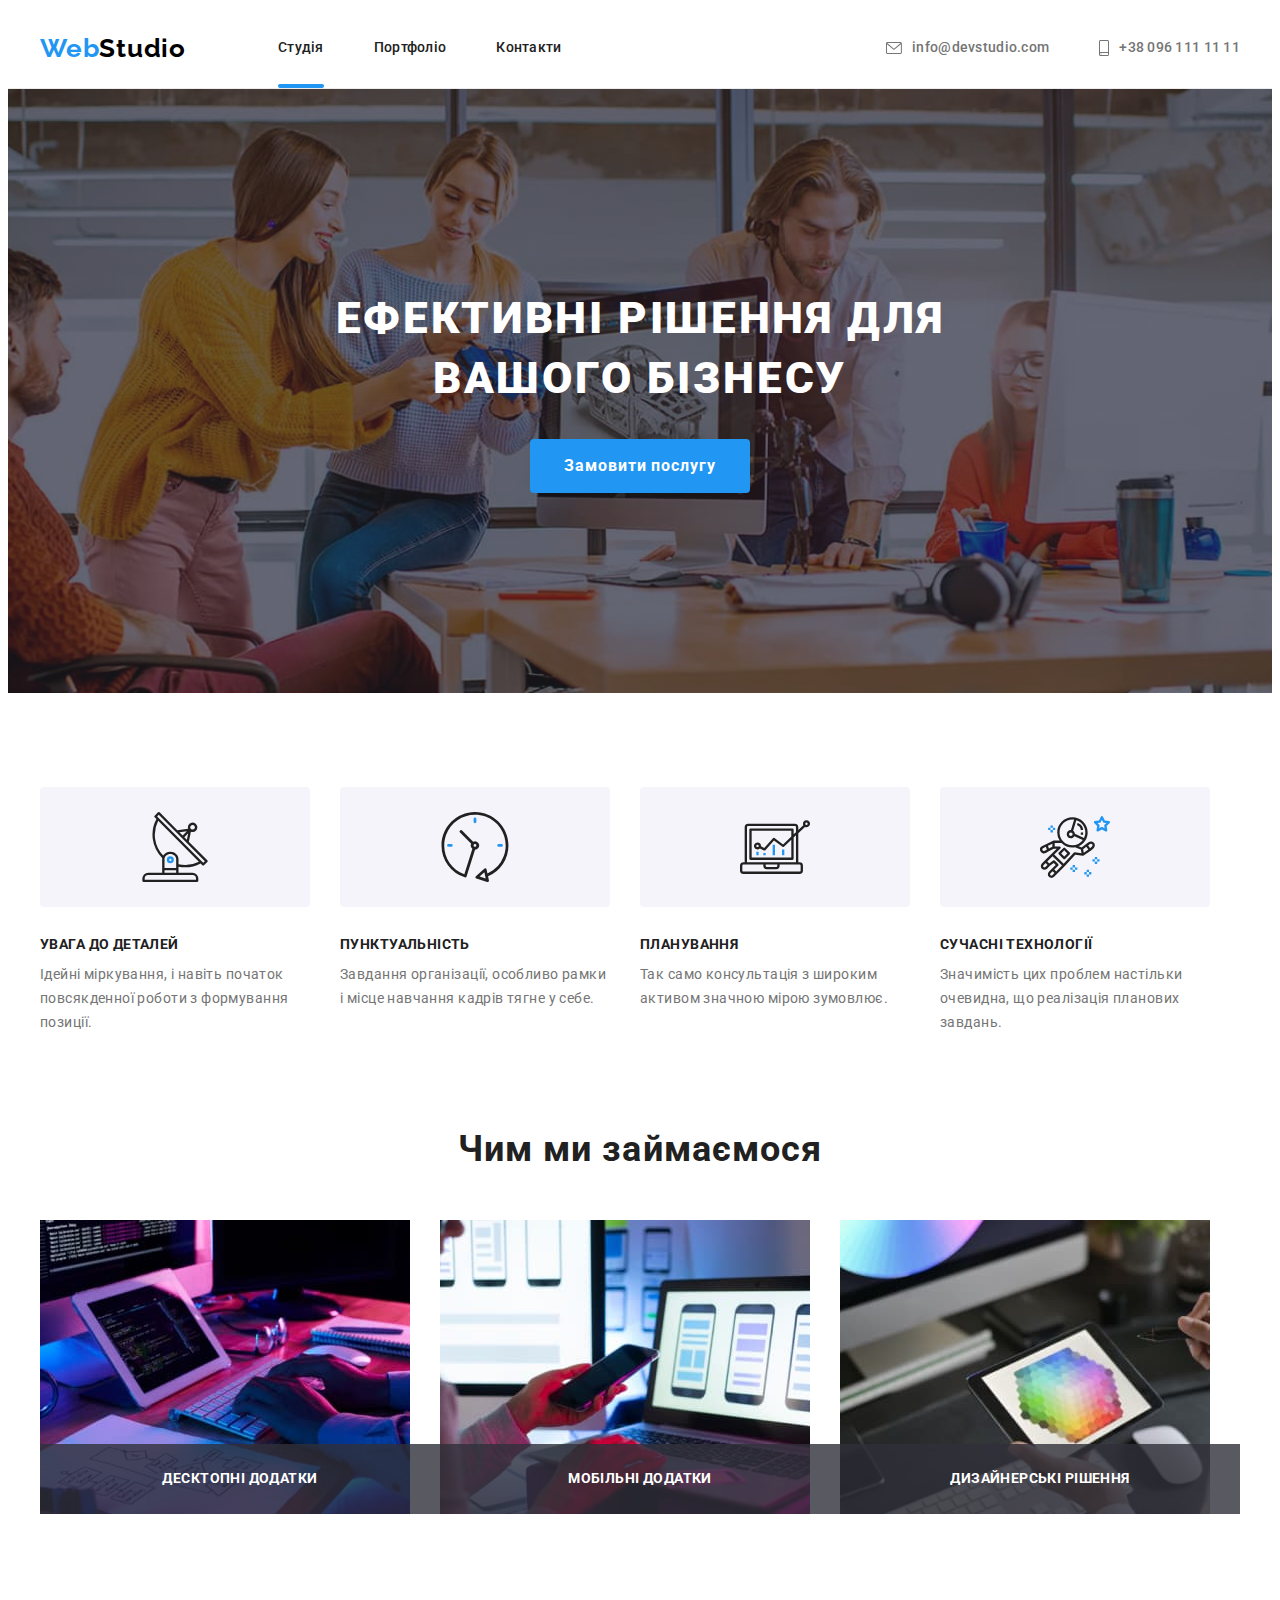
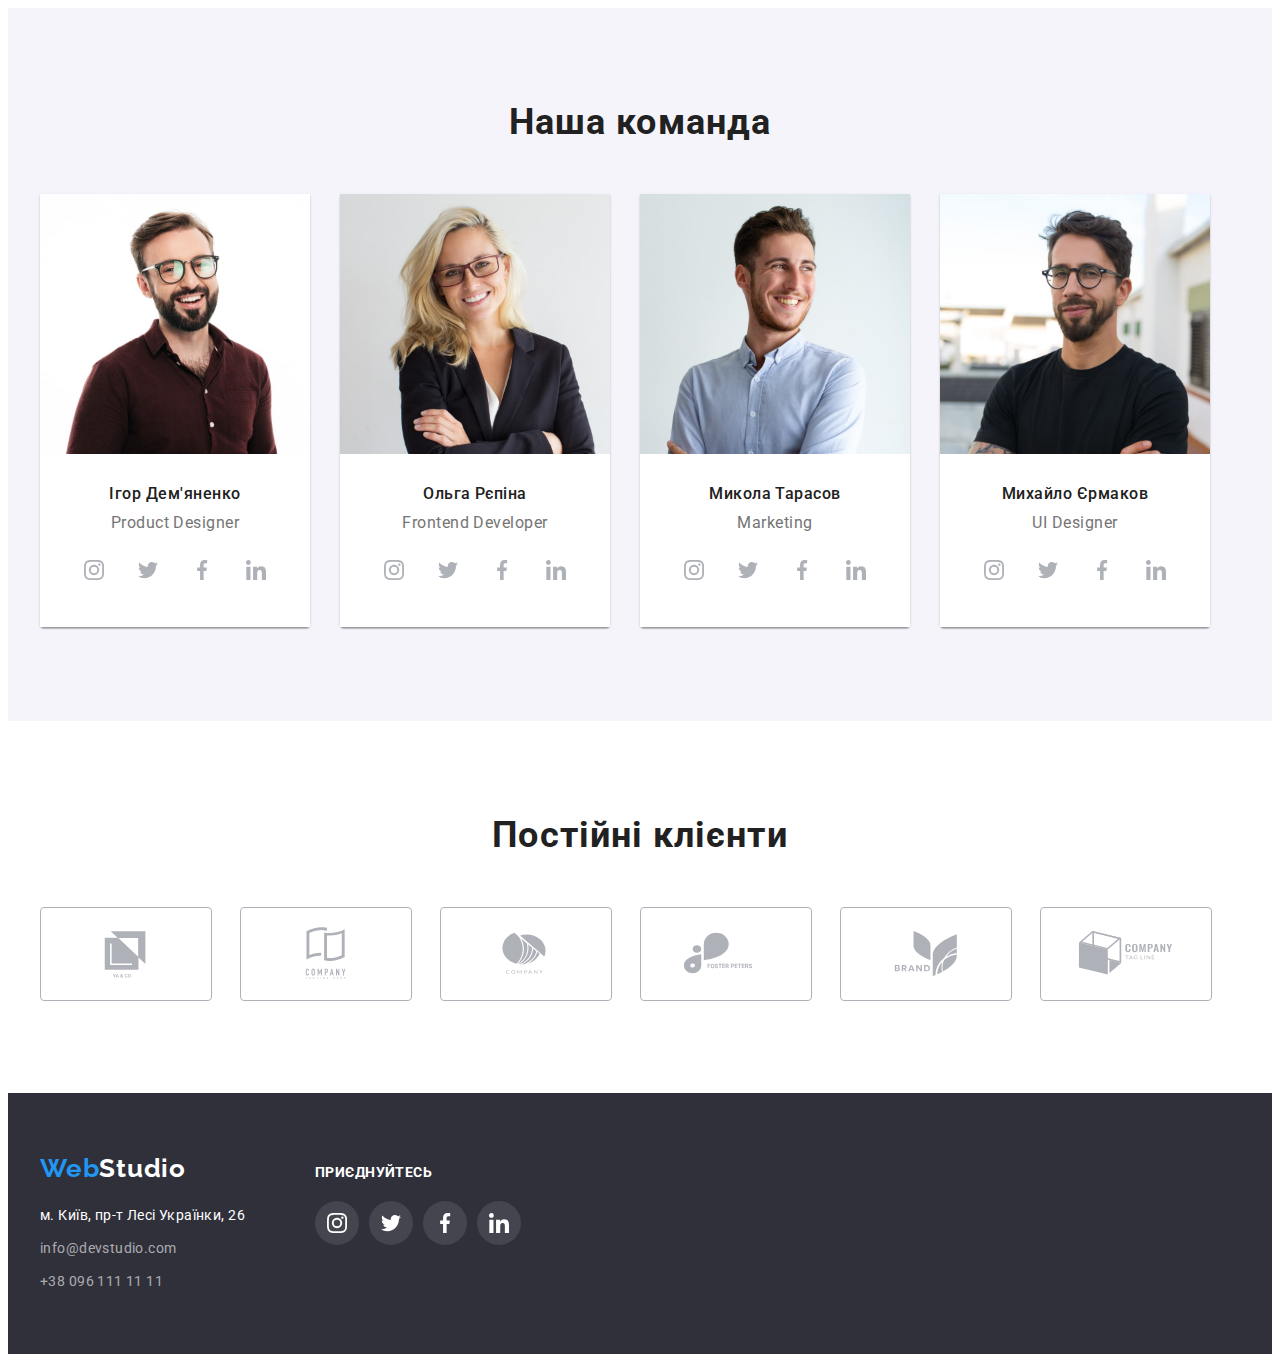
<file: index.html>
<!DOCTYPE html>
<html lang="uk">
  <head>
    <meta charset="UTF-8" />
    <meta http-equiv="X-UA-Compatible" content="IE=edge" />
    <meta name="viewport" content="width=device-width, initial-scale=1.0" />
    <title>Студія</title>
    <link rel="preconnect" href="https://fonts.googleapis.com" />
    <link rel="preconnect" href="https://fonts.gstatic.com" crossorigin />
    <link
      href="https://fonts.googleapis.com/css2?family=Raleway:wght@700&family=Roboto:wght@400;500;700;900&display=swap"
      rel="stylesheet"
    />
    <link
      rel="stylesheet"
      href="https://cdnjs.cloudflare.com/ajax/libs/modern-normalize/1.1.0/modern-normalize.min.css"
      integrity="sha512-wpPYUAdjBVSE4KJnH1VR1HeZfpl1ub8YT/NKx4PuQ5NmX2tKuGu6U/JRp5y+Y8XG2tV+wKQpNHVUX03MfMFn9Q=="
      crossorigin="anonymous"
      referrerpolicy="no-referrer"
    />
    <link rel="stylesheet" href="./css/styles.css" />
  </head>
  <body>
    <!-- HEADER -->
    <header class="page-header">
      <div class="container">
        <a class="logo-link no-decor" href="./index.html" lang="en"
          >Web<span class="logo-header">Studio</span></a
        >
        <nav>
          <ul class="nav-links list">
            <li>
              <a
                class="link-item event-link no-decor current"
                href="./index.html"
                >Студія</a
              >
            </li>
            <li>
              <a class="link-item event-link no-decor" href="./portfolio.html"
                >Портфоліо</a
              >
            </li>
            <li>
              <a class="link-item event-link no-decor" href="#">Контакти</a>
            </li>
          </ul>
        </nav>
        <ul class="nav-contacts list">
          <li>
            <a
              class="link-contact event-link no-decor"
              href="mailto:info@devstudio.com"
              lang="en"
            >
              <svg class="icon-nav" width="16px" height="12px">
                <use href="./images/icons.svg#icon-envelope"></use>
              </svg>
              info@devstudio.com</a
            >
          </li>
          <li>
            <a
              class="link-contact event-link no-decor"
              href="tel:+380961111111"
            >
              <svg class="icon-nav" width="10px" height="16px">
                <use href="./images/icons.svg#icon-smartphone"></use>
              </svg>
              +38 096 111 11 11</a
            >
          </li>
        </ul>
      </div>
    </header>
    <!-- MAIN CONTENT -->
    <main>
      <section class="hero">
        <div class="container">
          <h1 class="hero-titel">Ефективні рішення для вашого бізнесу</h1>
          <button class="hero-btn" type="button" data-modal-open>
            Замовити послугу
          </button>
        </div>
      </section>
      <section class="skills section">
        <div class="container">
          <h2 class="visually-hidden">Особливості</h2>
          <ul class="skills-list list">
            <li>
              <div class="icon-skill-comtent">
                <svg class="icon-skill" width="70px" height="70px">
                  <use href="./images/icons.svg#icon-antenna"></use>
                </svg>
              </div>
              <h3 class="skill-list-header">Увага до деталей</h3>
              <p class="skill-list-text">
                Ідейні міркування, і навіть початок повсякденної роботи з
                формування позиції.
              </p>
            </li>
            <li>
              <div class="icon-skill-comtent">
                <svg class="icon-skill" width="70px" height="70px">
                  <use href="./images/icons.svg#icon-clock"></use>
                </svg>
              </div>
              <h3 class="skill-list-header">Пунктуальність</h3>
              <p class="skill-list-text">
                Завдання організації, особливо рамки і місце навчання кадрів
                тягне у себе.
              </p>
            </li>
            <li>
              <div class="icon-skill-comtent">
                <svg class="icon-skill" width="70px" height="70px">
                  <use href="./images/icons.svg#icon-diagram"></use>
                </svg>
              </div>
              <h3 class="skill-list-header">Планування</h3>
              <p class="skill-list-text">
                Так само консультація з широким активом значною мірою зумовлює.
              </p>
            </li>
            <li>
              <div class="icon-skill-comtent">
                <svg class="icon-skill" width="70px" height="70px">
                  <use href="./images/icons.svg#icon-astronaut"></use>
                </svg>
              </div>
              <h3 class="skill-list-header">Сучасні технології</h3>
              <p class="skill-list-text">
                Значимість цих проблем настільки очевидна, що реалізація
                планових завдань.
              </p>
            </li>
          </ul>
        </div>
      </section>
      <section class="about section">
        <div class="container">
          <h2 class="about-header">Чим ми займаємося</h2>
          <ul class="about-list list">
            <li class="about-item">
              <img
                class="about-image photo-no-line"
                src="./images/photobox-1.jpg"
                alt="Розробка"
                width="370"
                height="294"
              />
              <p class="about-lable">Десктопні додатки</p>
            </li>
            <li class="about-item">
              <img
                class="about-image photo-no-line"
                src="./images/photobox-2.jpg"
                alt="Адаптація"
                width="370"
                height="294"
              />
              <p class="about-lable">Мобільні додатки</p>
            </li>
            <li class="about-item">
              <img
                class="about-image photo-no-line"
                src="./images/photobox-3.jpg"
                alt="Дизайн"
                width="370"
                height="294"
              />
              <p class="about-lable">Дизайнерські рішення</p>
            </li>
          </ul>
        </div>
      </section>
      <section class="team section">
        <div class="container">
          <h2 class="team-header">Наша команда</h2>
          <ul class="team-list list">
            <li class="team-item">
              <img
                class="photo-no-line about-photo"
                src="./images/photo-command-1.jpg"
                lang="en"
                alt="Product Designer"
                width="270"
                height="260"
              />
              <div class="team-text">
                <h3 class="team-member">Ігор Дем'яненко</h3>
                <p class="member-info" lang="en">Product Designer</p>
                <ul class="icon-soc-list list">
                  <li class="icon-soc-item">
                    <a href="" class="icon-soc-link">
                      <svg class="icon" width="20px" height="20px">
                        <use href="./images/icons.svg#icon-instagram"></use>
                      </svg>
                    </a>
                  </li>
                  <li class="icon-soc-item">
                    <a href="" class="icon-soc-link">
                      <svg class="icon" width="20px" height="20px">
                        <use href="./images/icons.svg#icon-twitter"></use>
                      </svg>
                    </a>
                  </li>
                  <li class="icon-soc-item">
                    <a href="" class="icon-soc-link">
                      <svg class="icon" width="20px" height="20px">
                        <use href="./images/icons.svg#icon-facebook"></use>
                      </svg>
                    </a>
                  </li>
                  <li class="icon-soc-item">
                    <a href="" class="icon-soc-link">
                      <svg class="icon" width="20px" height="20px">
                        <use href="./images/icons.svg#icon-linkedin"></use>
                      </svg>
                    </a>
                  </li>
                </ul>
              </div>
            </li>
            <li class="team-item">
              <img
                class="photo-no-line about-photo"
                src="./images/photo-command-2.jpg"
                lang="en"
                alt="Frontend Developer"
                width="270"
                height="260"
              />
              <div class="team-text">
                <h3 class="team-member">Ольга Рєпіна</h3>
                <p class="member-info" lang="en">Frontend Developer</p>
                <ul class="icon-soc-list list">
                  <li class="icon-soc-item">
                    <a href="" class="icon-soc-link">
                      <svg class="icon" width="20px" height="20px">
                        <use href="./images/icons.svg#icon-instagram"></use>
                      </svg>
                    </a>
                  </li>
                  <li class="icon-soc-item">
                    <a href="" class="icon-soc-link">
                      <svg class="icon" width="20px" height="20px">
                        <use href="./images/icons.svg#icon-twitter"></use>
                      </svg>
                    </a>
                  </li>
                  <li class="icon-soc-item">
                    <a href="" class="icon-soc-link">
                      <svg class="icon" width="20px" height="20px">
                        <use href="./images/icons.svg#icon-facebook"></use>
                      </svg>
                    </a>
                  </li>
                  <li class="icon-soc-item">
                    <a href="" class="icon-soc-link">
                      <svg class="icon" width="20px" height="20px">
                        <use href="./images/icons.svg#icon-linkedin"></use>
                      </svg>
                    </a>
                  </li>
                </ul>
              </div>
            </li>
            <li class="team-item">
              <img
                class="photo-no-line about-photo"
                src="./images/photo-command-3.jpg"
                lang="en"
                alt="Marketing"
                width="270"
                height="260"
              />
              <div class="team-text">
                <h3 class="team-member">Микола Тарасов</h3>
                <p class="member-info" lang="en">Marketing</p>
                <ul class="icon-soc-list list">
                  <li class="icon-soc-item">
                    <a href="" class="icon-soc-link">
                      <svg class="icon" width="20px" height="20px">
                        <use href="./images/icons.svg#icon-instagram"></use>
                      </svg>
                    </a>
                  </li>
                  <li class="icon-soc-item">
                    <a href="" class="icon-soc-link">
                      <svg class="icon" width="20px" height="20px">
                        <use href="./images/icons.svg#icon-twitter"></use>
                      </svg>
                    </a>
                  </li>
                  <li class="icon-soc-item">
                    <a href="" class="icon-soc-link">
                      <svg class="icon" width="20px" height="20px">
                        <use href="./images/icons.svg#icon-facebook"></use>
                      </svg>
                    </a>
                  </li>
                  <li class="icon-soc-item">
                    <a href="" class="icon-soc-link">
                      <svg class="icon" width="20px" height="20px">
                        <use href="./images/icons.svg#icon-linkedin"></use>
                      </svg>
                    </a>
                  </li>
                </ul>
              </div>
            </li>
            <li class="team-item">
              <img
                class="photo-no-line about-photo"
                src="./images/photo-command-4.jpg"
                lang="en"
                alt="UI Designer"
                width="270"
                height="260"
              />
              <div class="team-text">
                <h3 class="team-member">Михайло Єрмаков</h3>
                <p class="member-info" lang="en">UI Designer</p>
                <ul class="icon-soc-list list">
                  <li class="icon-soc-item">
                    <a href="" class="icon-soc-link">
                      <svg class="icon" width="20px" height="20px">
                        <use href="./images/icons.svg#icon-instagram"></use>
                      </svg>
                    </a>
                  </li>
                  <li class="icon-soc-item">
                    <a href="" class="icon-soc-link">
                      <svg class="icon" width="20px" height="20px">
                        <use href="./images/icons.svg#icon-twitter"></use>
                      </svg>
                    </a>
                  </li>
                  <li class="icon-soc-item">
                    <a href="" class="icon-soc-link">
                      <svg class="icon" width="20px" height="20px">
                        <use href="./images/icons.svg#icon-facebook"></use>
                      </svg>
                    </a>
                  </li>
                  <li class="icon-soc-item">
                    <a href="" class="icon-soc-link">
                      <svg class="icon" width="20px" height="20px">
                        <use href="./images/icons.svg#icon-linkedin"></use>
                      </svg>
                    </a>
                  </li>
                </ul>
              </div>
            </li>
          </ul>
        </div>
      </section>
      <section class="clients section">
        <div class="container">
          <h2 class="clients-titel">Постійні клієнти</h2>
          <ul class="client-list list">
            <li class="client-list-item">
              <a href="" class="client-link link">
                <svg class="icon" width="106px" height="60px">
                  <use href="./images/icons.svg#icon-yaco"></use>
                </svg>
              </a>
            </li>
            <li class="client-list-item">
              <a href="" class="client-link link">
                <svg class="icon" width="106px" height="60px">
                  <use href="./images/icons.svg#icon-taglinehere"></use>
                </svg>
              </a>
            </li>
            <li class="client-list-item">
              <a href="" class="client-link link">
                <svg class="icon" width="106px" height="60px">
                  <use href="./images/icons.svg#icon-company"></use>
                </svg>
              </a>
            </li>
            <li class="client-list-item">
              <a href="" class="client-link link">
                <svg class="icon" width="106px" height="60px">
                  <use href="./images/icons.svg#icon-fosterpeters"></use>
                </svg>
              </a>
            </li>
            <li class="client-list-item">
              <a href="" class="client-link link">
                <svg class="icon" width="106px" height="60px">
                  <use href="./images/icons.svg#icon-brand"></use>
                </svg>
              </a>
            </li>
            <li class="client-list-item">
              <a href="" class="client-link link">
                <svg class="icon" width="106px" height="60px">
                  <use href="./images/icons.svg#icon-tagline"></use>
                </svg>
              </a>
            </li>
          </ul>
        </div>
      </section>
    </main>
    <!-- FOOTER -->
    <footer class="footer-pege">
      <div class="container">
        <div class="footer-address-wrap">
          <a class="logo-link no-decor" href="./index.html" lang="en"
            >Web<span class="logo-footer">Studio</span></a
          >
          <!-- <div class="footer-content"> -->
          <address class="contacts">
            <a
              class="contact-address event-link no-decor"
              href="https://goo.gl/maps/Xhs2us7tgZxQZSPz9"
              target="_blank"
              rel="noopener noreferrer nofollow"
            >
              м. Київ, пр-т Лесі Українки, 26
            </a>
            <ul class="contacts-list list">
              <li class="contacts-list-item">
                <a
                  class="contacts-item event-link no-decor"
                  href="mailto:info@devstudio.com"
                  lang="en"
                  >info@devstudio.com</a
                >
              </li>
              <li class="contacts-list-item">
                <a
                  class="contacts-item event-link no-decor"
                  href="tel:+380961111111"
                  >+38 096 111 11 11</a
                >
              </li>
            </ul>
          </address>
        </div>
        <div class="footer-soc-wrap">
          <p class="footer-soc-titel">Приєднуйтесь</p>
          <ul class="icon-soc-list list">
            <li class="icon-soc-item">
              <a href="" class="icon-soc-link footer-soc-link">
                <svg class="icon" width="20px" height="20px">
                  <use href="./images/icons.svg#icon-instagram"></use>
                </svg>
              </a>
            </li>
            <li class="icon-soc-item">
              <a href="" class="icon-soc-link footer-soc-link">
                <svg class="icon" width="20px" height="20px">
                  <use href="./images/icons.svg#icon-twitter"></use>
                </svg>
              </a>
            </li>
            <li class="icon-soc-item">
              <a href="" class="icon-soc-link footer-soc-link">
                <svg class="icon" width="20px" height="20px">
                  <use href="./images/icons.svg#icon-facebook"></use>
                </svg>
              </a>
            </li>
            <li class="icon-soc-item">
              <a href="" class="icon-soc-link footer-soc-link">
                <svg class="icon" width="20px" height="20px">
                  <use href="./images/icons.svg#icon-linkedin"></use>
                </svg>
              </a>
            </li>
          </ul>
        </div>
        <!-- </div> -->
      </div>
    </footer>
    <div class="modal-backdrop is-hidden" data-modal>
      <div class="modal">
        <button class="modal-close" type="button" data-modal-close>
          <svg class="icon-close" width="18px" height="18px">
            <use href="./images/icons.svg#icon-close"></use>
          </svg>
        </button>
      </div>
    </div>
    <script src="./js/modal.js"></script>
  </body>
</html>
</file>
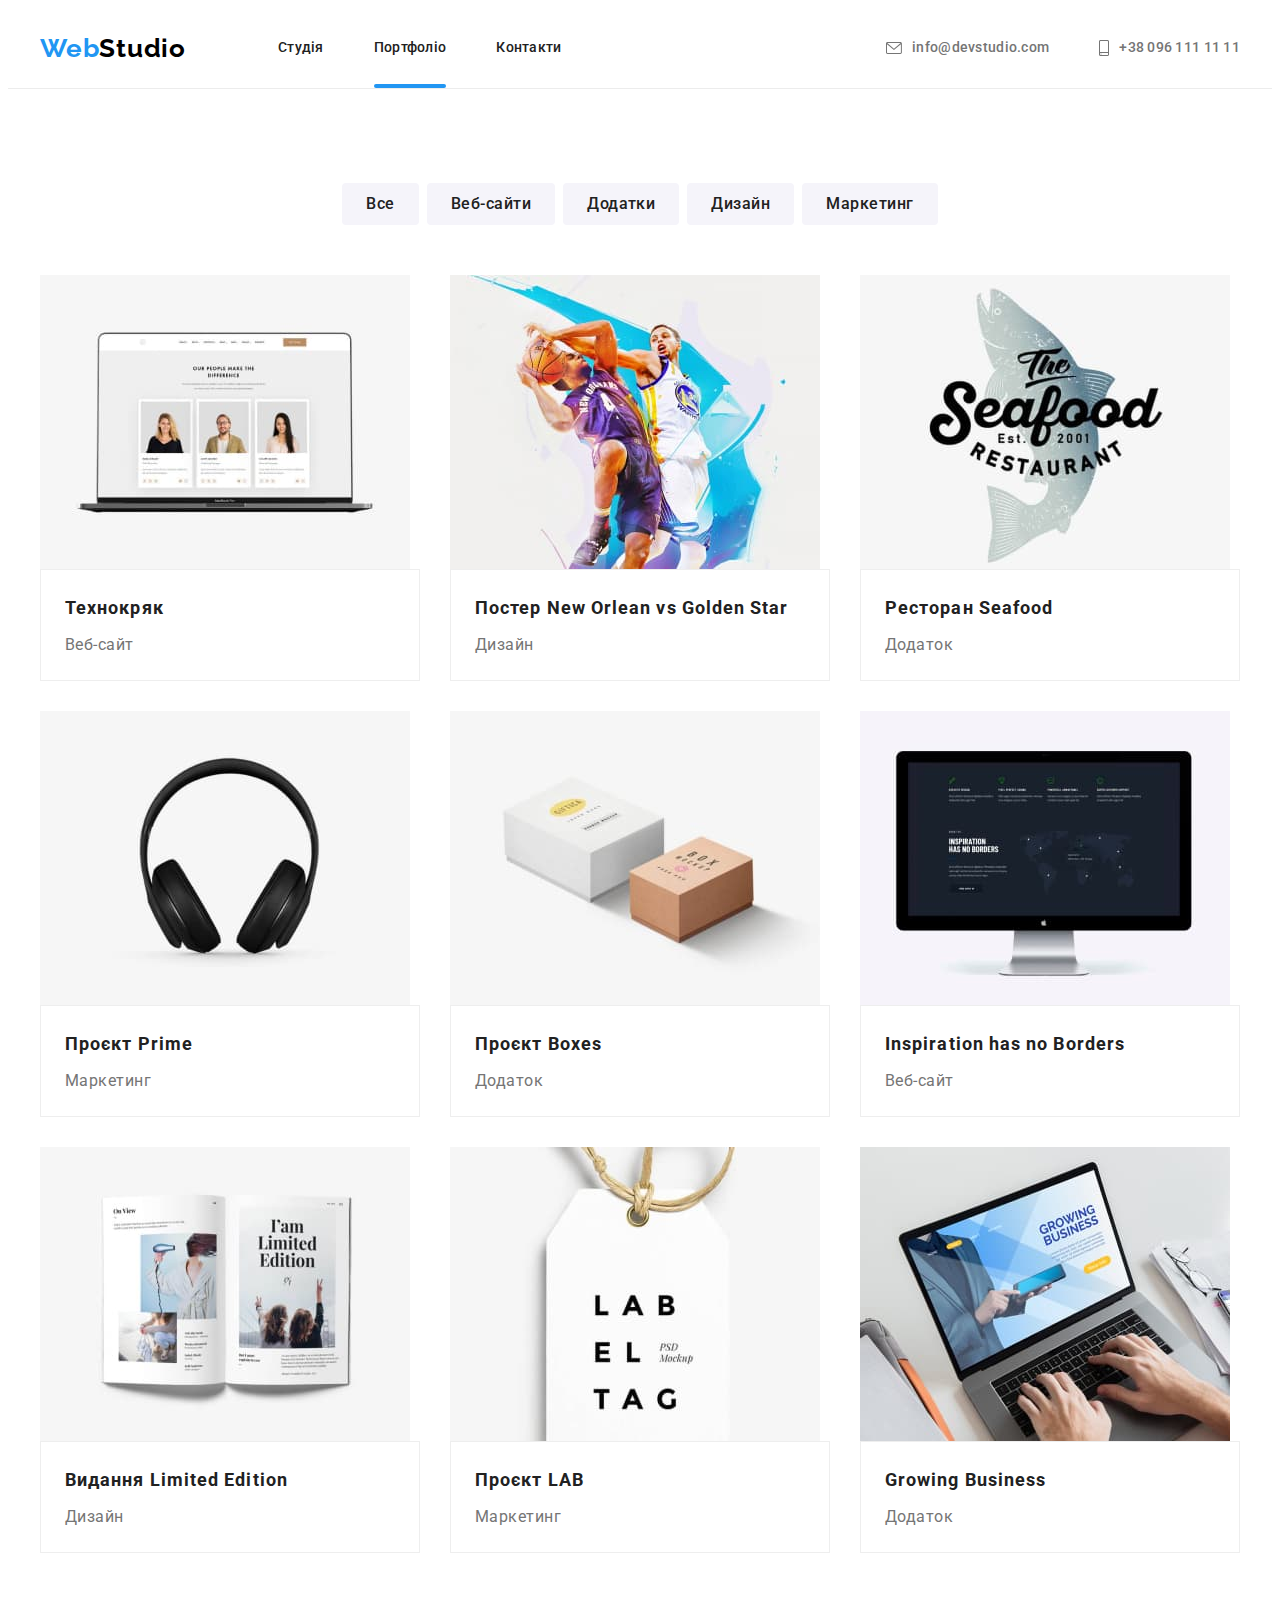
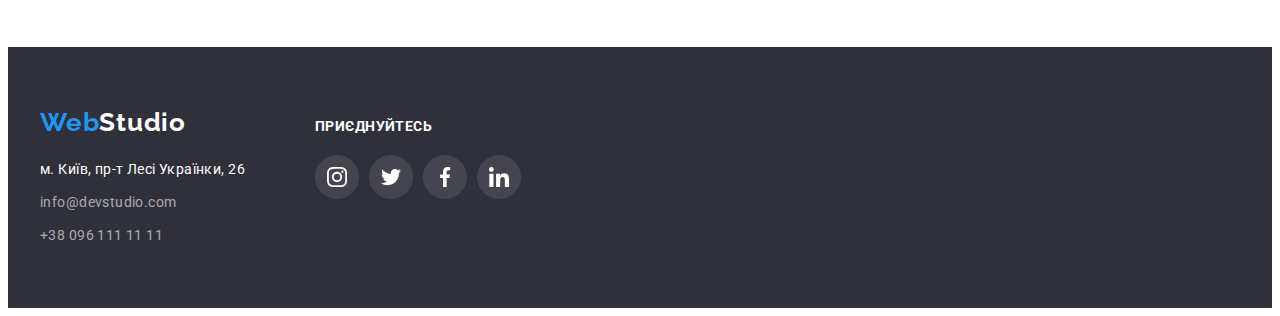
<file: portfolio.html>
<!DOCTYPE html>
<html lang="uk">
  <head>
    <meta charset="UTF-8" />
    <meta http-equiv="X-UA-Compatible" content="IE=edge" />
    <meta name="viewport" content="width=device-width, initial-scale=1.0" />
    <title>Студія</title>
    <link rel="preconnect" href="https://fonts.googleapis.com" />
    <link rel="preconnect" href="https://fonts.gstatic.com" crossorigin />
    <link
      href="https://fonts.googleapis.com/css2?family=Raleway:wght@700&family=Roboto:wght@400;500;700;900&display=swap"
      rel="stylesheet"
    />
    <link
      rel="stylesheet"
      href="https://cdnjs.cloudflare.com/ajax/libs/modern-normalize/1.1.0/modern-normalize.min.css"
      integrity="sha512-wpPYUAdjBVSE4KJnH1VR1HeZfpl1ub8YT/NKx4PuQ5NmX2tKuGu6U/JRp5y+Y8XG2tV+wKQpNHVUX03MfMFn9Q=="
      crossorigin="anonymous"
      referrerpolicy="no-referrer"
    />
    <link rel="stylesheet" href="./css/styles.css" />
  </head>
  <body>
    <!-- HEADER -->
    <header class="page-header">
      <div class="container">
        <a class="logo-link no-decor" href="./index.html" lang="en"
          >Web<span class="logo-header">Studio</span></a
        >
        <nav>
          <ul class="nav-links list">
            <li>
              <a class="link-item event-link no-decor" href="./index.html"
                >Студія</a
              >
            </li>
            <li>
              <a
                class="link-item event-link no-decor current"
                href="./portfolio.html"
                >Портфоліо</a
              >
            </li>
            <li>
              <a class="link-item event-link no-decor" href="#">Контакти</a>
            </li>
          </ul>
        </nav>
        <ul class="nav-contacts list">
          <li>
            <a
              class="link-contact event-link no-decor"
              href="mailto:info@devstudio.com"
              lang="en"
            >
              <svg class="icon-nav" width="16px" height="12px">
                <use href="./images/icons.svg#icon-envelope"></use>
              </svg>
              info@devstudio.com</a
            >
          </li>
          <li>
            <a
              class="link-contact event-link no-decor"
              href="tel:+380961111111"
            >
              <svg class="icon-nav" width="10px" height="16px">
                <use href="./images/icons.svg#icon-smartphone"></use>
              </svg>
              +38 096 111 11 11</a
            >
          </li>
        </ul>
      </div>
    </header>
    <!-- MAIN CONTENT -->
    <main>
      <section class="portfolio section">
        <div class="container">
          <h1 class="visually-hidden">Каталог работ</h1>
          <ul class="filter-list list">
            <li class="list-item">
              <button class="filter-btn" type="button">Все</button>
            </li>
            <li class="list-item">
              <button class="filter-btn" type="button">Веб-сайти</button>
            </li>
            <li class="list-item">
              <button class="filter-btn" type="button">Додатки</button>
            </li>
            <li class="list-item">
              <button class="filter-btn" type="button">Дизайн</button>
            </li>
            <li class="list-item">
              <button class="filter-btn" type="button">Маркетинг</button>
            </li>
          </ul>
          <ul class="portfolio-list list">
            <li class="list-item">
              <div class="hint-text-wrap">
                <img
                  class="item-photo"
                  src="./images/img-portfolio-1.jpg"
                  alt="Робота категорії веб-сайт"
                  width="370"
                  height="294"
                />
                <p class="hint-text">
                  Ресурс пропонує комплексні пропозиції з різним рівнем
                  функціоналу та сервісів. Все це дозволить відвідувачу отримати
                  вичерпні відомості про компанію чи приватну особу.
                </p>
              </div>
              <div class="item-text">
                <h2 class="portfolio-pos-titel">Технокряк</h2>
                <p class="portfolio-group-titel">Веб-сайт</p>
              </div>
            </li>
            <li class="list-item">
              <div class="hint-text-wrap">
                <img
                  class="item-photo"
                  src="./images/img-portfolio-2.jpg"
                  alt="Робота категорії дизайн"
                  width="370"
                  height="294"
                />
                <p class="hint-text">
                  Ресурс пропонує комплексні пропозиції з різним рівнем
                  функціоналу та сервісів. Все це дозволить відвідувачу отримати
                  вичерпні відомості про компанію чи приватну особу.
                </p>
              </div>
              <div class="item-text">
                <h2 class="portfolio-pos-titel">
                  Постер New Orlean vs Golden Star
                </h2>
                <p class="portfolio-group-titel">Дизайн</p>
              </div>
            </li>
            <li class="list-item">
              <div class="hint-text-wrap">
                <img
                  class="item-photo"
                  src="./images/img-portfolio-3.jpg"
                  alt="Робота категорії приложение"
                  width="370"
                  height="294"
                />
                <p class="hint-text">
                  Ресурс пропонує комплексні пропозиції з різним рівнем
                  функціоналу та сервісів. Все це дозволить відвідувачу отримати
                  вичерпні відомості про компанію чи приватну особу.
                </p>
              </div>
              <div class="item-text">
                <h2 class="portfolio-pos-titel">Ресторан Seafood</h2>
                <p class="portfolio-group-titel">Додаток</p>
              </div>
            </li>
            <li class="list-item">
              <div class="hint-text-wrap">
                <img
                  class="item-photo"
                  src="./images/img-portfolio-4.jpg"
                  alt="Робота категорії маркетинг"
                  width="370"
                  height="294"
                />
                <p class="hint-text">
                  Ресурс пропонує комплексні пропозиції з різним рівнем
                  функціоналу та сервісів. Все це дозволить відвідувачу отримати
                  вичерпні відомості про компанію чи приватну особу.
                </p>
              </div>
              <div class="item-text">
                <h2 class="portfolio-pos-titel">Проєкт Prime</h2>
                <p class="portfolio-group-titel">Маркетинг</p>
              </div>
            </li>
            <li class="list-item">
              <div class="hint-text-wrap">
                <img
                  class="item-photo"
                  src="./images/img-portfolio-5.jpg"
                  alt="Робота категорії приложение"
                  width="370"
                  height="294"
                />
                <p class="hint-text">
                  Ресурс пропонує комплексні пропозиції з різним рівнем
                  функціоналу та сервісів. Все це дозволить відвідувачу отримати
                  вичерпні відомості про компанію чи приватну особу.
                </p>
              </div>
              <div class="item-text">
                <h2 class="portfolio-pos-titel">Проєкт Boxes</h2>
                <p class="portfolio-group-titel">Додаток</p>
              </div>
            </li>
            <li class="list-item">
              <div class="hint-text-wrap">
                <img
                  class="item-photo"
                  src="./images/img-portfolio-6.jpg"
                  alt="Робота категорії веб-сайт"
                  width="370"
                  height="294"
                />
                <p class="hint-text">
                  Ресурс пропонує комплексні пропозиції з різним рівнем
                  функціоналу та сервісів. Все це дозволить відвідувачу отримати
                  вичерпні відомості про компанію чи приватну особу.
                </p>
              </div>
              <div class="item-text">
                <h2 class="portfolio-pos-titel">Inspiration has no Borders</h2>
                <p class="portfolio-group-titel">Веб-сайт</p>
              </div>
            </li>
            <li class="list-item">
              <div class="hint-text-wrap">
                <img
                  class="item-photo"
                  src="./images/img-portfolio-7.jpg"
                  alt="Робота категорії дизайн"
                  width="370"
                  height="294"
                />
                <p class="hint-text">
                  Ресурс пропонує комплексні пропозиції з різним рівнем
                  функціоналу та сервісів. Все це дозволить відвідувачу отримати
                  вичерпні відомості про компанію чи приватну особу.
                </p>
              </div>
              <div class="item-text">
                <h2 class="portfolio-pos-titel">Видання Limited Edition</h2>
                <p class="portfolio-group-titel">Дизайн</p>
              </div>
            </li>
            <li class="list-item">
              <div class="hint-text-wrap">
                <img
                  class="item-photo"
                  src="./images/img-portfolio-8.jpg"
                  alt="Робота категорії маркетинг"
                  width="370"
                  height="294"
                />
                <p class="hint-text">
                  Ресурс пропонує комплексні пропозиції з різним рівнем
                  функціоналу та сервісів. Все це дозволить відвідувачу отримати
                  вичерпні відомості про компанію чи приватну особу.
                </p>
              </div>
              <div class="item-text">
                <h2 class="portfolio-pos-titel">Проєкт LAB</h2>
                <p class="portfolio-group-titel">Маркетинг</p>
              </div>
            </li>
            <li class="list-item">
              <div class="hint-text-wrap">
                <img
                  class="item-photo"
                  src="./images/img-portfolio-9.jpg"
                  alt="Робота категорії додаток"
                  width="370"
                  height="294"
                />
                <p class="hint-text">
                  Ресурс пропонує комплексні пропозиції з різним рівнем
                  функціоналу та сервісів. Все це дозволить відвідувачу отримати
                  вичерпні відомості про компанію чи приватну особу.
                </p>
              </div>
              <div class="item-text">
                <h2 class="portfolio-pos-titel">Growing Business</h2>
                <p class="portfolio-group-titel">Додаток</p>
              </div>
            </li>
          </ul>
        </div>
      </section>
    </main>
    <!-- FOOTER -->
    <footer class="footer-pege">
      <div class="container">
        <div class="footer-address-wrap">
          <a class="logo-link no-decor" href="./index.html" lang="en"
            >Web<span class="logo-footer">Studio</span></a
          >
          <!-- <div class="footer-content"> -->
          <address class="contacts">
            <a
              class="contact-address event-link no-decor"
              href="https://goo.gl/maps/Xhs2us7tgZxQZSPz9"
              target="_blank"
              rel="noopener noreferrer nofollow"
            >
              м. Київ, пр-т Лесі Українки, 26
            </a>
            <ul class="contacts-list list">
              <li class="contacts-list-item">
                <a
                  class="contacts-item event-link no-decor"
                  href="mailto:info@devstudio.com"
                  lang="en"
                  >info@devstudio.com</a
                >
              </li>
              <li class="contacts-list-item">
                <a
                  class="contacts-item event-link no-decor"
                  href="tel:+380961111111"
                  >+38 096 111 11 11</a
                >
              </li>
            </ul>
          </address>
        </div>
        <div class="footer-soc-wrap">
          <p class="footer-soc-titel">Приєднуйтесь</p>
          <ul class="icon-soc-list list">
            <li class="icon-soc-item">
              <a href="" class="icon-soc-link footer-soc-link">
                <svg class="icon" width="20px" height="20px">
                  <use href="./images/icons.svg#icon-instagram"></use>
                </svg>
              </a>
            </li>
            <li class="icon-soc-item">
              <a href="" class="icon-soc-link footer-soc-link">
                <svg class="icon" width="20px" height="20px">
                  <use href="./images/icons.svg#icon-twitter"></use>
                </svg>
              </a>
            </li>
            <li class="icon-soc-item">
              <a href="" class="icon-soc-link footer-soc-link">
                <svg class="icon" width="20px" height="20px">
                  <use href="./images/icons.svg#icon-facebook"></use>
                </svg>
              </a>
            </li>
            <li class="icon-soc-item">
              <a href="" class="icon-soc-link footer-soc-link">
                <svg class="icon" width="20px" height="20px">
                  <use href="./images/icons.svg#icon-linkedin"></use>
                </svg>
              </a>
            </li>
          </ul>
        </div>
        <!-- </div> -->
      </div>
    </footer>
  </body>
</html>
</file>
<file: css/styles.css>
/* ----------------- GLOBAL ----------------- */
:root {
  /* ----------------- variables ----------------- */
  --primary-text-color: #757575; /* цвет основного текста*/
  --title-text-color: #212121; /* цвет заголовков*/

  --accent-color: #2196f3; /* основной акцент + цвет логотита*/
  --header-logo-color: #000000; /* второй цвет логотита в хедере*/
  --footer-logo-color: #ffffff; /* второй цвет логотита в футере*/
  --top-line-color: #ececec; /* цвет верхней линии в хедере */

  --primary-backgraund: #ffffff; /*background страницы */
  --tean-section-background: #f5f4fa; /*background секции командв */
  --secondary-background: #2f303a; /*background футера  и героя */
  --hero-text-color: #ffffff;
  --white-text-color: #ffffff;

  --background-filter-btn: #f5f4fa;
}

body {
  font-family: "Roboto", sans-serif;
  background: var(--primary-backgraund);
}

p,
h1,
h2,
h3,
h4,
h5,
h6 {
  margin: 0;
}

ul {
  margin: 0;
  padding-left: 0;
}

.no-decor {
  text-decoration: none;
}

.list {
  list-style: none;
}

.visually-hidden {
  position: absolute;
  white-space: nowrap;
  width: 1px;
  height: 1px;
  overflow: hidden;
  border: 0;
  padding: 0;
  clip: rect(0 0 0 0);
  clip-path: inset(50%);
  margin: -1px;
}

.container {
  width: 1200px;
  padding-left: 15px;
  padding-right: 15px;
  margin: 0 auto;
  /* outline: 2px solid orange; */
}

.section {
  padding-top: 94px;
  padding-bottom: 94px;
}

.photo-no-line {
  display: block;
}

/* ----------------- HEADER ----------------- */
.page-header {
  border-bottom: 1px solid #ececec;
}

.page-header .container {
  display: flex;
  align-items: center;
}
.logo-link {
  display: block;
  font-family: "Raleway", sans-serif;
  font-style: normal;
  font-weight: 700;
  font-size: 26px;
  line-height: 1.19;
  letter-spacing: 0.03em;
  color: var(--accent-color);
}
.page-header .logo-link {
  margin-right: 92px;
  padding-top: 24px;
  padding-bottom: 24px;
}

.logo-header {
  color: var(--header-logo-color);
}

.nav-links {
  display: flex;
  column-gap: 50px;
}
.nav-contacts {
  display: flex;
  column-gap: 50px;
  margin-left: auto;
}

.link-item {
  position: relative;
  display: block;
  padding-top: 32px;
  padding-bottom: 32px;
  font-weight: 500;
  font-size: 14px;
  line-height: 1.14;
  letter-spacing: 0.02em;
  color: var(--title-text-color);
}

.link-item::after {
  content: "";
  position: absolute;
  left: 0;
  bottom: 0;
  display: block;
  width: 100%;
  height: 4px;
  border-radius: 2px;
  background-color: var(--accent-color);
  opacity: 0;
}

.current::after {
  opacity: 1;
}

.link-contact {
  display: flex;
  align-items: center;
  gap: 10px;
  padding-top: 32px;
  padding-bottom: 32px;
  font-weight: 500;
  font-size: 14px;
  line-height: 1.14;
  letter-spacing: 0.02em;
  color: var(--primary-text-color);
}

.icon-nav {
  /* margin-right: 10px; */
  fill: currentColor;
}

.event-link {
  transition-property: color;
  transition-duration: 250ms;
  transition-timing-function: cubic-bezier(0.4, 0, 0.2, 1);
}
.event-link:hover,
.event-link:focus {
  color: var(--accent-color);
}

/* ----------------- MAIN ----------------- */
/* HERO SECTION */
.hero {
  padding-top: 200px;
  padding-bottom: 200px;
  text-align: center;
  background-color: var(--secondary-background);
  background-image: linear-gradient(
      rgba(47, 48, 58, 0.4),
      rgba(47, 48, 58, 0.4)
    ),
    url(../images/hero-bg.jpg);
  background-repeat: no-repeat;
  background-position: center;
  background-size: cover;
  max-width: 1600px;
  margin: 0 auto;
}

.hero-titel {
  max-width: 696px;
  margin-left: auto;
  margin-right: auto;
  margin-bottom: 30px;

  font-weight: 900;
  font-size: 44px;
  line-height: 1.36;
  letter-spacing: 0.06em;
  text-transform: uppercase;
  color: var(--hero-text-color);
}
.hero-btn {
  padding: 10px 32px;
  font-family: inherit;
  font-weight: 700;
  font-size: 16px;
  line-height: 1.88;
  letter-spacing: 0.06em;
  color: var(--hero-text-color);
  background: var(--accent-color);
  border-color: transparent;
  border-radius: 4px;

  transition-property: box-shadow;
  transition-duration: 250ms;
  transition-timing-function: cubic-bezier(0.4, 0, 0.2, 1);
}

.hero-btn:hover,
.hero-btn:focus {
  box-shadow: 0px 4px 4px rgba(0, 0, 0, 0.15);
}

/* SKILLS SECTION */
.skills-list {
  display: flex;
  column-gap: 30px;
}
.icon-skill-comtent {
  display: flex;
  justify-content: center;
  align-items: center;
  width: 270px;
  height: 120px;
  background-color: var(--tean-section-background);
  border-radius: 4px;
  margin-bottom: 30px;
}
.skill-list-header {
  margin-bottom: 10px;
  font-weight: 700;
  font-size: 14px;
  line-height: 1.14;
  letter-spacing: 0.03em;
  text-transform: uppercase;
  color: var(--title-text-color);
}

.skill-list-text {
  max-width: 270px;
  font-size: 14px;
  line-height: 1.71;
  letter-spacing: 0.03em;
  color: var(--primary-text-color);
}

/* ABOUT SECTION */
.about {
  padding-top: 0;
}

.about-header {
  margin-bottom: 50px;
  font-weight: 700;
  font-size: 36px;
  line-height: 1.16;
  text-align: center;
  letter-spacing: 0.03em;
  color: var(--title-text-color);
}

.about-list {
  display: flex;
  column-gap: 30px;
}

.about-item {
  position: relative;
}

.about-lable {
  position: absolute;
  bottom: 0;
  left: 0;
  width: 100%;
  font-weight: 700;
  font-size: 14px;
  line-height: 1.14;
  text-align: center;
  letter-spacing: 0.03em;
  text-transform: uppercase;
  padding: 27px 15px;
  color: var(--white-text-color);
  background-color: rgba(47, 48, 58, 0.8);
}
/* TEAM SECTION */
.team {
  background: var(--tean-section-background);
}
.team-header {
  margin-bottom: 50px;
  font-weight: 700;
  font-size: 36px;
  line-height: 1.16;
  text-align: center;
  letter-spacing: 0.03em;
  color: var(--title-text-color);
}

.team-list {
  display: flex;
  column-gap: 30px;
}

.team-item {
  box-shadow: 0px 1px 3px rgba(0, 0, 0, 0.12), 0px 1px 1px rgba(0, 0, 0, 0.14),
    0px 2px 1px rgba(0, 0, 0, 0.2);
  border-radius: 0px 0px 4px 4px;
}

.team-text {
  padding-top: 30px;
  padding-bottom: 35px;
  background-color: var(--primary-backgraund);
}

.team-member {
  margin-bottom: 10px;
  font-weight: 500;
  font-size: 16px;
  line-height: 1.19;
  text-align: center;
  letter-spacing: 0.03em;
  color: var(--title-text-color);
}

.member-info {
  margin-bottom: 16px;
  font-size: 16px;
  line-height: 1.19;
  text-align: center;
  letter-spacing: 0.03em;
  color: var(--primary-text-color);
}
.icon-soc-list {
  display: flex;
  justify-content: center;
  gap: 10px;
}

.icon-soc-item {
  width: 44px;
  height: 44px;
}
.icon-soc-link {
  display: flex;
  align-items: center;
  justify-content: center;
  width: 100%;
  height: 100%;
  border-radius: 50%;
  /* background-color: #02658b; */
  color: #afb1b8;

  transition-property: background-color, color;
  transition-duration: 250ms;
  transition-timing-function: cubic-bezier(0.4, 0, 0.2, 1);
}

.icon-soc-link:hover,
.icon-soc-link:focus {
  background-color: var(--accent-color);
  color: var(--white-text-color);
}
.icon {
  /* margin-right: 10px; */
  fill: currentColor;
}

/* CLIENTS SECTION */
.clients-titel {
  margin-bottom: 50px;
  font-weight: 700;
  font-size: 36px;
  line-height: 1.16;
  text-align: center;
  letter-spacing: 0.03em;
  color: var(--title-text-color);
}
.client-list {
  display: flex;
  gap: 30px;
}

.client-list-item {
  width: 170px;
  height: 92px;
}
.client-link {
  display: flex;
  align-items: center;
  justify-content: center;
  width: 100%;
  height: 100%;
  border: 1px solid #afb1b8;
  border-radius: 4px;
  color: #afb1b8;

  transition-property: border-color, color;
  transition-duration: 250ms;
  transition-timing-function: cubic-bezier(0.4, 0, 0.2, 1);
}

.client-link:hover,
.client-link:focus {
  border-color: var(--accent-color);
  color: var(--accent-color);
}

/* ----------------- PORTFOLIO ----------------- */
.filter-list {
  display: flex;
  justify-content: center;
  margin-bottom: 50px;
}

.filter-list .list-item:not(:last-child) {
  margin-right: 8px;
}

.filter-btn {
  padding: 6px 22px;
  background: var(--background-filter-btn);
  font-family: inherit;
  /* font-style: normal; */
  font-weight: 500;
  font-size: 16px;
  line-height: 1.62;
  text-align: center;
  letter-spacing: 0.03em;
  color: var(--title-text-color);
  border-radius: 4px;
  border-color: transparent;
  cursor: pointer;

  transition-property: background-color, color, box-shadow;
  transition-duration: 250ms;
  transition-timing-function: cubic-bezier(0.4, 0, 0.2, 1);
}

.filter-btn:hover,
.filter-btn:focus {
  background-color: var(--accent-color);
  color: var(--white-text-color);
  box-shadow: 0px 3px 1px rgba(0, 0, 0, 0.1), 0px 1px 2px rgba(0, 0, 0, 0.08),
    0px 2px 2px rgba(0, 0, 0, 0.12);
}

.portfolio-list {
  display: flex;
  flex-wrap: wrap;
  gap: 30px;
  min-width: calc((100% / 3)-90);
}

.portfolio-list > .list-item {
  width: calc((100% - 60px) / 3);
  transition-property: box-shadow;
  transition-duration: 250ms;
  transition-timing-function: cubic-bezier(0.4, 0, 0.2, 1);
}

.portfolio-list > .list-item:hover {
  box-shadow: 0px 1px 1px rgba(0, 0, 0, 0.12), 0px 4px 4px rgba(0, 0, 0, 0.06),
    1px 4px 6px rgba(0, 0, 0, 0.16);
}

.portfolio-list > .list-item:hover .hint-text {
  transform: translateY(0%);
}

.portfolio-list .item-photo {
  display: block;
}

.hint-text-wrap {
  position: relative;
  overflow: hidden;
}

.hint-text {
  position: absolute;
  left: 0;
  top: 0;
  padding: 63px 24px;
  font-size: 18px;
  line-height: 1.56;
  letter-spacing: 0.03em;
  color: #ffffff;

  background-color: rgba(33, 150, 243, 0.9);

  transform: translateY(100%);

  transition-property: transform;
  transition-duration: 250ms;
  transition-timing-function: cubic-bezier(0.4, 0, 0.2, 1);
}

.item-text {
  border: 1px solid #eeeeee;
  padding: 20px 24px;
}

.portfolio-pos-titel {
  margin-bottom: 4px;
  font-weight: 700;
  font-size: 18px;
  line-height: 2;
  letter-spacing: 0.06em;
  color: var(--title-text-color);
}

.portfolio-group-titel {
  font-size: 16px;
  line-height: 1.88;
  letter-spacing: 0.03em;
  color: var(--primary-text-color);
}

/* ----------------- FOOTER ----------------- */
.footer-pege {
  padding-top: 60px;
  padding-bottom: 60px;
  background: var(--secondary-background);
}

.logo-footer {
  color: var(--footer-logo-color);
}

.footer-pege .logo-link {
  display: inline-block;
  margin-bottom: 20px;
}

.footer-pege .container {
  display: flex;
  align-items: baseline;
  gap: 70px;
}

.footer-soc-titel {
  font-weight: 700;
  font-size: 14px;
  line-height: 1.14;
  letter-spacing: 0.03em;
  text-transform: uppercase;
  color: var(--white-text-color);
  margin-bottom: 20px;
}

.contact-address {
  display: inline-block;
  margin-bottom: 9px;
  font-style: normal;
  font-size: 14px;
  line-height: 1.71;
  letter-spacing: 0.03em;
  color: var(--white-text-color);
}

.contacts-list-item:not(:last-child) {
  margin-bottom: 9px;
}

.contacts-item {
  display: inline-block;
  font-style: normal;
  font-size: 14px;
  line-height: 1.71;
  letter-spacing: 0.03em;
  color: rgba(255, 255, 255, 0.6);
}

.footer-soc-link {
  background-color: rgba(255, 255, 255, 0.1);
  color: var(--white-text-color);
}

.modal-backdrop {
  position: fixed;
  top: 0;
  left: 0;
  width: 100%;
  height: 100%;
  background-color: rgba(0, 0, 0, 0.2);

  transition-property: opacity, visibility;
  transition-duration: 250ms;
  transition-timing-function: cubic-bezier(0.4, 0, 0.2, 1);
}

/* ----------------- MODAL ----------------- */

.modal-backdrop {
  transition-property: opacity, visibility;
  transition-duration: 250ms;
  transition-timing-function: cubic-bezier(0.4, 0, 0.2, 1);
}
.modal {
  position: absolute;
  width: 528px;
  min-height: 581px;
  top: 50%;
  left: 50%;
  transform: translate(-50%, -50%) scale(1);
  background-color: #ffffff;

  box-shadow: 0px 1px 3px rgba(0, 0, 0, 0.12), 0px 1px 1px rgba(0, 0, 0, 0.14),
    0px 2px 1px rgba(0, 0, 0, 0.2);
  border-radius: 4px;

  transition-property: transform;
  transition-duration: 250ms;
  transition-timing-function: cubic-bezier(0.4, 0, 0.2, 1);
}

.modal-backdrop.is-hidden .modal {
  transform: translate(-50%, -50%) scale(0);
}
.modal-close {
  position: absolute;
  top: 8px;
  right: 8px;
  display: flex;
  justify-content: center;
  align-items: center;
  width: 30px;
  height: 30px;
  border: 1px solid rgba(0, 0, 0, 0.1);
  border-radius: 50%;
  background-color: transparent;
}

.icon-close {
  fill: #000000;
}

.is-hidden {
  opacity: 0;
  visibility: hidden;
  pointer-events: none;
}
</file>
